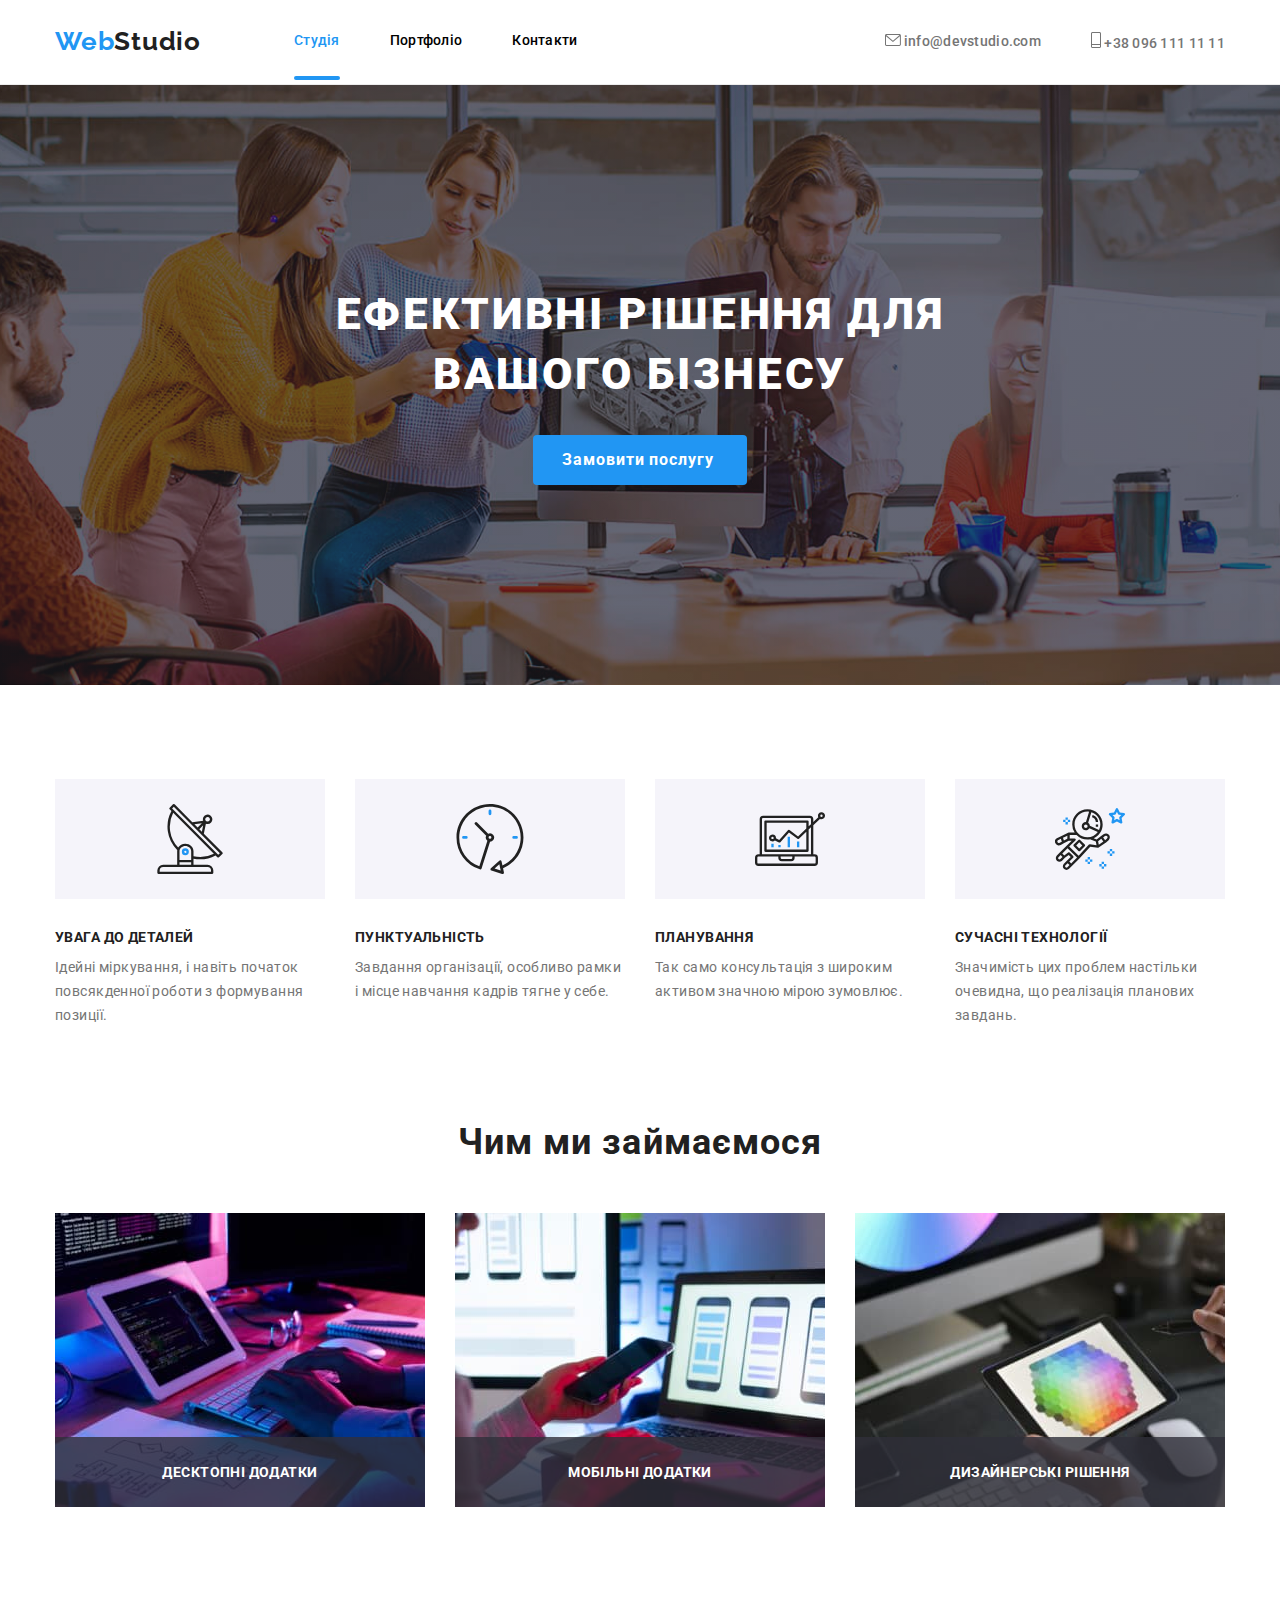
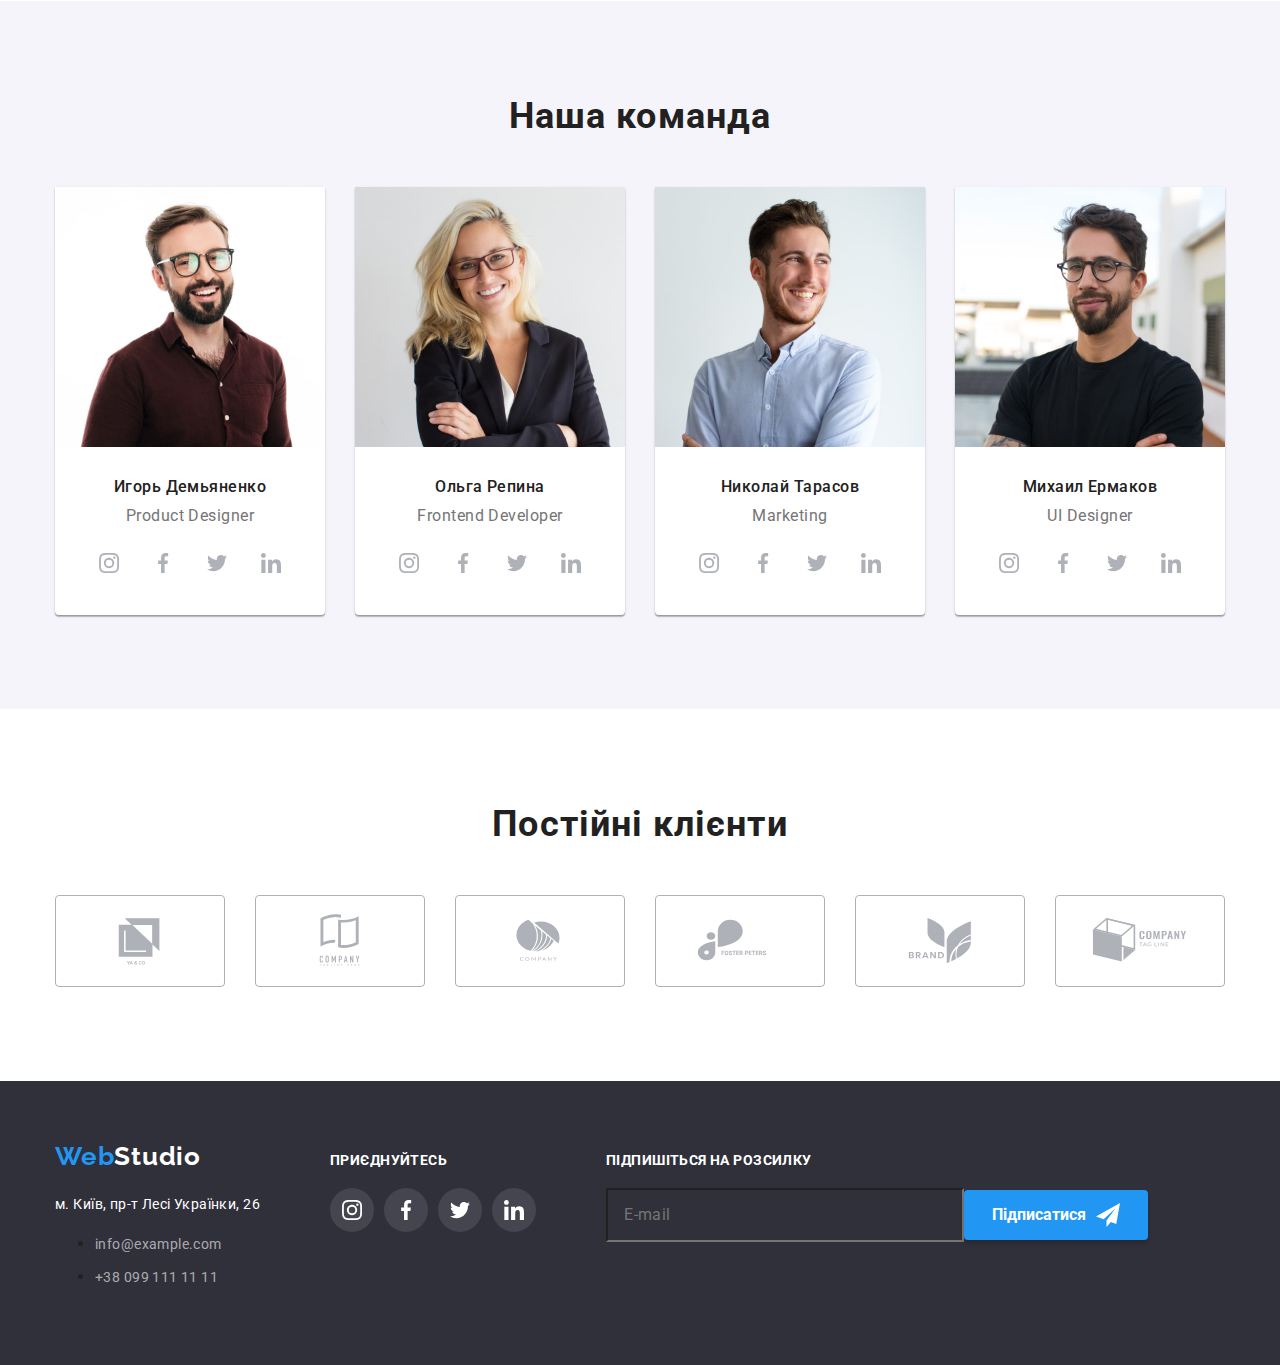
<file: index.html>
<!DOCTYPE html>
<html lang="uk">
  <head>
    <meta charset="UTF-8" />
    <meta http-equiv="X-UA-Compatible" content="IE=edge" />
    <meta name="viewport" content="width=device-width, initial-scale=1.0" />

    <!-- Normalize start -->
    <link
      rel="stylesheet"
      href="https://cdnjs.cloudflare.com/ajax/libs/modern-normalize/1.1.0/modern-normalize.min.css"
    />
    <!-- Normalize end -->

    <!-- Fonts start -->
    <link rel="preconnect" href="https://fonts.googleapis.com" />
    <link rel="preconnect" href="https://fonts.gstatic.com" crossorigin />
    <link
      href="https://fonts.googleapis.com/css2?family=Raleway:wght@700&family=Roboto:wght@400;500;700;900&display=swap"
      rel="stylesheet"
    />
    <!-- Fonts end -->

    <link rel="stylesheet" href="./css/main.min.css" />

    <title>WebStudio</title>
  </head>

  <body class="body" data-page="">
    <!-- heder -->

    <header class="heder">
      <div class="heder__container">
        <a href="index.html" class="heder__logo link">
          <span class="heder__logo-accent">Web</span><span class="heder__logo-dark">Studio</span>
        </a>
        <nav class="nav">
          <ul class="nav__list">
            <li class="nav__item">
              <a href="index.html" class="nav__link nav__link--current link">Студія</a>
            </li>
            <li class="nav__item">
              <a href="portfolio.html" class="nav__link link">Портфоліо</a>
            </li>
            <li class="nav__item">
              <a href="" class="nav__link link">Контакти</a>
            </li>
          </ul>
        </nav>
        <ul class="nav__list">
          <li class="nav__item">
            <a href="mailto:info@devstudio.com" class="nav__link-contact link">
              <svg class="nav__icon" width="16" height="12">
                <use href="./images/icons.svg#email"></use>
              </svg>
              info@devstudio.com
            </a>
          </li>
          <li class="nav__item">
            <a href="tel:+380961111111" class="nav__link-contact link">
              <svg class="nav__icon" width="10" height="16">
                <use href="./images/icons.svg#tel"></use>
              </svg>
              +38 096 111 11 11
            </a>
          </li>
        </ul>
      </div>
    </header>

    <main>
      <!-- hero -->

      <section class="hero">
        <div class="hero__container">
          <h1 class="hero__title">Ефективні рішення для вашого бізнесу</h1>
          <button class="hero__btn" type="button" data-modal-open>Замовити послугу</button>
        </div>
      </section>

      <!-- benefits -->

      <section class="benefist">
        <div class="benefist__container">
          <h2 hidden>Наши особенности</h2>
          <ul class="benefist__list card-set">
            <li class="benefist__item card-set__item">
              <div class="benefist__box">
                <svg class="benefist__icon" width="70" height="70">
                  <use href="./images/icons.svg#antenna"></use>
                </svg>
              </div>
              <h3 class="subtitle benefist__title">УВАГА ДО ДЕТАЛЕЙ</h3>
              <p class="benefist__desc">
                Ідейні міркування, і навіть початок повсякденної роботи з формування позиції.
              </p>
            </li>
            <li class="benefist__item card-set__item">
              <div class="benefist__box">
                <svg class="benefist__icon" width="70" height="70">
                  <use href="./images/icons.svg#clock"></use>
                </svg>
              </div>
              <h3 class="subtitle benefist__title">ПУНКТУАЛЬНІСТЬ</h3>
              <p class="benefist__desc">
                Завдання організації, особливо рамки і місце навчання кадрів тягне у себе.
              </p>
            </li>
            <li class="benefist__item card-set__item">
              <div class="benefist__box">
                <svg class="benefist__icon" width="70" height="70">
                  <use href="./images/icons.svg#diagram"></use>
                </svg>
              </div>
              <h3 class="subtitle benefist__title">ПЛАНУВАННЯ</h3>
              <p class="benefist__desc">
                Так само консультація з широким активом значною мірою зумовлює.
              </p>
            </li>
            <li class="benefist__item card-set__item">
              <div class="benefist__box">
                <svg class="benefist__icon" width="70" height="70">
                  <use href="./images/icons.svg#astronaut"></use>
                </svg>
              </div>
              <h3 class="subtitle benefist__title">СУЧАСНІ ТЕХНОЛОГІЇ</h3>
              <p class="benefist__desc">
                Значимість цих проблем настільки очевидна, що реалізація планових завдань.
              </p>
            </li>
          </ul>
        </div>
      </section>

      <!-- work's -->

      <section class="works">
        <div class="works__container">
          <h2 class="title works__title">Чим ми займаємося</h2>
          <ul class="works__list card-set">
            <li class="works__item card-set__item">
              <img
                src="./images/main/works/box1.jpg"
                alt="розробка десктопних додатків"
                width="370"
                height="294"
              />
              <div class="works__subtitle--box">
                <h3 class="works__subtitle">Десктопні додатки</h3>
              </div>
            </li>

            <li class="works__item card-set__item">
              <img
                src="./images/main/works/box2.jpg"
                alt="разработка мобільних додатків"
                width="370"
                height="294"
              />
              <div class="works__subtitle--box">
                <h3 class="works__subtitle">Мобільні додатки</h3>
              </div>
            </li>
            <li class="works__item card-set__item">
              <img
                src="./images/main/works/box3.jpg"
                alt="Дизайнерські рішення"
                width="370"
                height="294"
              />
              <div class="works__subtitle--box">
                <h3 class="works__subtitle">Дизайнерські рішення</h3>
              </div>
            </li>
          </ul>
        </div>
      </section>

      <!-- team -->

      <section class="team">
        <div class="team__container">
          <h2 class="title team__title">Наша команда</h2>
          <ul class="team__list card-set">
            <li class="team__item card-set__item">
              <img
                src="./images/main/team/employee1.jpg"
                alt="Игорь Демьяненко"
                width="270"
                height="260"
              />
              <div class="team__desc-box">
                <h3 class="subtitle team__images">Игорь Демьяненко</h3>
                <p lang="en" class="team__desc">Product Designer</p>
                <ul class="social">
                  <li class="social__item">
                    <a
                      class="social__link link"
                      href=""
                      target="_blank"
                      rel="nooperent noreferrer"
                      aria-label="instagram"
                    >
                      <svg class="social__icon" width="20" height="20">
                        <use href="./images/icons.svg#instagram"></use>
                      </svg>
                    </a>
                  </li>
                  <li class="social__item">
                    <a
                      class="social__link link"
                      href=""
                      target="_blank"
                      rel="nooperent noreferrer"
                      aria-label="facebook"
                    >
                      <svg class="social__icon" width="20" height="20">
                        <use href="./images/icons.svg#facebook"></use>
                      </svg>
                    </a>
                  </li>
                  <li class="social__item">
                    <a
                      class="social__link link"
                      href=""
                      target="_blank"
                      rel="nooperent noreferrer"
                      aria-label="twitter"
                    >
                      <svg class="social__icon" width="20" height="20">
                        <use href="./images/icons.svg#twitter"></use>
                      </svg>
                    </a>
                  </li>
                  <li class="social__item">
                    <a
                      class="social__link link"
                      href=""
                      target="_blank"
                      rel="nooperent noreferrer"
                      aria-label="Linkedin"
                    >
                      <svg class="social__icon" width="20" height="20">
                        <use href="./images/icons.svg#linkedin"></use>
                      </svg>
                    </a>
                  </li>
                </ul>
              </div>
            </li>
            <li class="team__item card-set__item">
              <img
                src="./images/main/team/employee2.jpg"
                alt="Ольга Репина"
                width="270"
                height="260"
              />
              <div class="team__desc-box">
                <h3 class="subtitle team__images">Ольга Репина</h3>
                <p lang="en" class="team__desc">Frontend Developer</p>
                <ul class="social">
                  <li class="social__item">
                    <a
                      class="social__link link"
                      href=""
                      target="_blank"
                      rel="nooperent noreferrer"
                      aria-label="instagram"
                    >
                      <svg class="social__icon" width="20" height="20">
                        <use href="./images/icons.svg#instagram"></use>
                      </svg>
                    </a>
                  </li>
                  <li class="social__item">
                    <a
                      class="social__link link"
                      href=""
                      target="_blank"
                      rel="nooperent noreferrer"
                      aria-label="facebook"
                    >
                      <svg class="social__icon" width="20" height="20">
                        <use href="./images/icons.svg#facebook"></use>
                      </svg>
                    </a>
                  </li>
                  <li class="social__item">
                    <a
                      class="social__link link"
                      href=""
                      target="_blank"
                      rel="nooperent noreferrer"
                      aria-label="twitter"
                    >
                      <svg class="social__icon" width="20" height="20">
                        <use href="./images/icons.svg#twitter"></use>
                      </svg>
                    </a>
                  </li>
                  <li class="social__item">
                    <a
                      class="social__link link"
                      href=""
                      target="_blank"
                      rel="nooperent noreferrer"
                      aria-label="Linkedin"
                    >
                      <svg class="social__icon" width="20" height="20">
                        <use href="./images/icons.svg#linkedin"></use>
                      </svg>
                    </a>
                  </li>
                </ul>
              </div>
            </li>
            <li class="team__item card-set__item">
              <img
                src="./images/main/team/employee3.jpg"
                alt="Николай Тарасов"
                width="270"
                height="260"
              />
              <div class="team__desc-box">
                <h3 class="subtitle team__images">Николай Тарасов</h3>
                <p lang="en" class="team__desc">Marketing</p>
                <ul class="social">
                  <li class="social__item">
                    <a
                      class="social__link link"
                      href=""
                      target="_blank"
                      rel="nooperent noreferrer"
                      aria-label="instagram"
                    >
                      <svg class="social__icon" width="20" height="20">
                        <use href="./images/icons.svg#instagram"></use>
                      </svg>
                    </a>
                  </li>
                  <li class="social__item">
                    <a
                      class="social__link link"
                      href=""
                      target="_blank"
                      rel="nooperent noreferrer"
                      aria-label="facebook"
                    >
                      <svg class="social__icon" width="20" height="20">
                        <use href="./images/icons.svg#facebook"></use>
                      </svg>
                    </a>
                  </li>
                  <li class="social__item">
                    <a
                      class="social__link link"
                      href=""
                      target="_blank"
                      rel="nooperent noreferrer"
                      aria-label="twitter"
                    >
                      <svg class="social__icon" width="20" height="20">
                        <use href="./images/icons.svg#twitter"></use>
                      </svg>
                    </a>
                  </li>
                  <li class="social__item">
                    <a
                      class="social__link link"
                      href=""
                      target="_blank"
                      rel="nooperent noreferrer"
                      aria-label="Linkedin"
                    >
                      <svg class="social__icon" width="20" height="20">
                        <use href="./images/icons.svg#linkedin"></use>
                      </svg>
                    </a>
                  </li>
                </ul>
              </div>
            </li>
            <li class="team__item card-set__item">
              <img
                src="./images/main/team/employee4.jpg"
                alt="Михаил Ермаков"
                width="270"
                height="260"
              />
              <div class="team__desc-box">
                <h3 class="subtitle team__images">Михаил Ермаков</h3>
                <p lang="en" class="team__desc">UI Designer</p>
                <ul class="social">
                  <li class="social__item">
                    <a
                      class="social__link link"
                      href=""
                      target="_blank"
                      rel="nooperent noreferrer"
                      aria-label="instagram"
                    >
                      <svg class="social__icon" width="20" height="20">
                        <use href="./images/icons.svg#instagram"></use>
                      </svg>
                    </a>
                  </li>
                  <li class="social__item">
                    <a
                      class="social__link link"
                      href=""
                      target="_blank"
                      rel="nooperent noreferrer"
                      aria-label="facebook"
                    >
                      <svg class="social__icon" width="20" height="20">
                        <use href="./images/icons.svg#facebook"></use>
                      </svg>
                    </a>
                  </li>
                  <li class="social__item">
                    <a
                      class="social__link link"
                      href=""
                      target="_blank"
                      rel="nooperent noreferrer"
                      aria-label="twitter"
                    >
                      <svg class="social__icon" width="20" height="20">
                        <use href="./images/icons.svg#twitter"></use>
                      </svg>
                    </a>
                  </li>
                  <li class="social__item">
                    <a
                      class="social__link link"
                      href=""
                      target="_blank"
                      rel="nooperent noreferrer"
                      aria-label="Linkedin"
                    >
                      <svg class="social__icon" width="20" height="20">
                        <use href="./images/icons.svg#linkedin"></use>
                      </svg>
                    </a>
                  </li>
                </ul>
              </div>
            </li>
          </ul>
        </div>
      </section>

      <!-- Clients -->

      <section class="client">
        <div class="client__container">
          <h2 class="title">Постійні клієнти</h2>
          <ul class="clients__list card-set">
            <li class="client__item card-set__item">
              <a href="" class="client__link">
                <svg class="client__icon" width="106" height="60">
                  <use href="./images/icons.svg#logo-1"></use>
                </svg>
              </a>
            </li>
            <li class="client__item card-set__item">
              <a href="" class="client__link">
                <svg class="client__icon" width="106" height="60">
                  <use href="./images/icons.svg#logo-2"></use>
                </svg>
              </a>
            </li>
            <li class="client__item">
              <a href="" class="client__link">
                <svg class="client__icon" width="106" height="60">
                  <use href="./images/icons.svg#logo-3"></use>
                </svg>
              </a>
            </li>
            <li class="client__item card-set__item">
              <a href="" class="client__link">
                <svg class="client__icon" width="106" height="60">
                  <use href="./images/icons.svg#logo-4"></use>
                </svg>
              </a>
            </li>
            <li class="client__item card-set__item">
              <a href="" class="client__link">
                <svg class="client__icon" width="106" height="60">
                  <use href="./images/icons.svg#logo-5"></use>
                </svg>
              </a>
            </li>
            <li class="client__item card-set__item">
              <a href="" class="client__link">
                <svg class="client__icon" width="106" height="60">
                  <use href="./images/icons.svg#logo-6"></use>
                </svg>
              </a>
            </li>
          </ul>
        </div>
      </section>
    </main>

    <!-- footer -->

    <footer class="footer">
      <div class="footer__container">
        <div class="footer__box">
          <a href="index.html" class="footer__logo link">
            <span class="footer__logo--accent">Web</span
            ><span class="footer__logo--light">Studio</span>
          </a>
          <address class="address">
            <p class="address__desc">м. Київ, пр-т Лесі Українки, 26</p>
            <ul class="address__list">
              <li class="address__item">
                <a href="mailto:info@example.com" class="address__link link">info@example.com</a>
              </li>
              <li class="address__item">
                <a href="tel:+380991111111" class="address__link link">+38 099 111 11 11</a>
              </li>
            </ul>
          </address>
        </div>
        <div class="footer-social">
          <h2 class="footer-social__title">приєднуйтесь</h2>
          <ul class="footer-social__list">
            <li class="footer-social__item">
              <a
                class="footer-social__link social__link link"
                href=""
                target="_blank"
                rel="nooperent noreferrer"
                aria-label="instagram"
              >
                <svg class="footer-social__icon" width="20" height="20">
                  <use href="./images/icons.svg#instagram"></use>
                </svg>
              </a>
            </li>
            <li class="footer-social__item">
              <a
                class="footer-social__link social__link link"
                href=""
                target="_blank"
                rel="nooperent noreferrer"
                aria-label="facebook"
              >
                <svg class="footer-social__icon" width="20" height="20">
                  <use href="./images/icons.svg#facebook"></use>
                </svg>
              </a>
            </li>
            <li class="footer-social__item">
              <a
                class="footer-social__link social__link link"
                href=""
                target="_blank"
                rel="nooperent noreferrer"
                aria-label="twitter"
              >
                <svg class="footer-social__icon" width="20" height="20">
                  <use href="./images/icons.svg#twitter"></use>
                </svg>
              </a>
            </li>
            <li class="footer-social__item">
              <a
                class="footer-social__link social__link link"
                href=""
                target="_blank"
                rel="nooperent noreferrer"
                aria-label="Linkedin"
              >
                <svg class="footer-social__icon" width="20" height="20">
                  <use href="./images/icons.svg#linkedin"></use>
                </svg>
              </a>
            </li>
          </ul>
        </div>
        <div class="register">
          <h2 class="register__list">Підпишіться на розсилку</h2>
          <form action="" class="register__form">
            <label class="register__label">
              <input class="register__input" name="email" type="email" placeholder="E-mail" />
            </label>
            <button class="register__btn" type="submit">
              Підписатися
              <svg class="register__btn-icon" width="24" height="24">
                <use href="./images/icons.svg#icon-send"></use>
              </svg>
            </button>
          </form>
        </div>
      </div>
    </footer>

    <!-- Modal window -->

    <div class="backdrop is-hidden" data-modal>
      <div class="modal">
        <button class="modal-btn-close" data-modal-close>
          <svg class="modal-btn__icon" width="18" height="18">
            <use href="./images/icons.svg#icon-close"></use>
          </svg>
        </button>
        <form class="modal__form" name="modal-form">
          <strong class="modal__title">Залиште свої дані, ми вам передзвонимо</strong>

          <div class="modal__group" role="group">
            <label class="modal__wrap">
              <span class="modal__label">Ім'я</span>

              <input class="modal__input" name="name" type="text" />
              <svg class="modal__icon" width="18" height="18">
                <use href="./images/icons.svg#modal-person"></use>
              </svg>
            </label>

            <label class="modal__wrap">
              <span class="modal__label">Телефон</span>

              <input class="modal__input" name="phone" type="tel" />
              <svg class="modal__icon" width="18" height="18">
                <use href="./images/icons.svg#modal-phone"></use>
              </svg>
            </label>

            <label class="modal__wrap">
              <span class="modal__label">Пошта</span>
              <input class="modal__input" name="email" type="email" />
              <svg class="modal__icon" width="18" height="18">
                <use href="./images/icons.svg#modal-email "></use>
              </svg>
            </label>

            <label class="modal__wrap">
              <span class="modal__label">Коментар</span>
              <textarea
                class="modal__massege"
                name="feedback"
                rows="5"
                placeholder="Введіть текст"
              ></textarea>
            </label>

            <label class="modal__agreement">
              <input class="modal-checkbox visualy-hidden" type="checkbox" name="agreement" />
              <svg class="modal-checkbox__icon" width="16" height="15">
                <use
                  class="modal-checkbox__icon--uncheck"
                  href="./images/icons.svg#modal-checkbox-border"
                ></use>
                <use
                  class="modal-checkbox__icon--check"
                  href="./images/icons.svg#modal-checkbox-check"
                ></use>
              </svg>

              <span class="modal__agreement-text">
                Погоджуюся з розсилкою та приймаю
                <a class="modal__agreement-link" href="">Умови договору</a>
              </span>
            </label>

            <button class="modal__btn" type="submit">Відправити</button>
          </div>
        </form>
      </div>
    </div>

    <script src="./JS/modal.js"></script>
  </body>
</html>
</file>
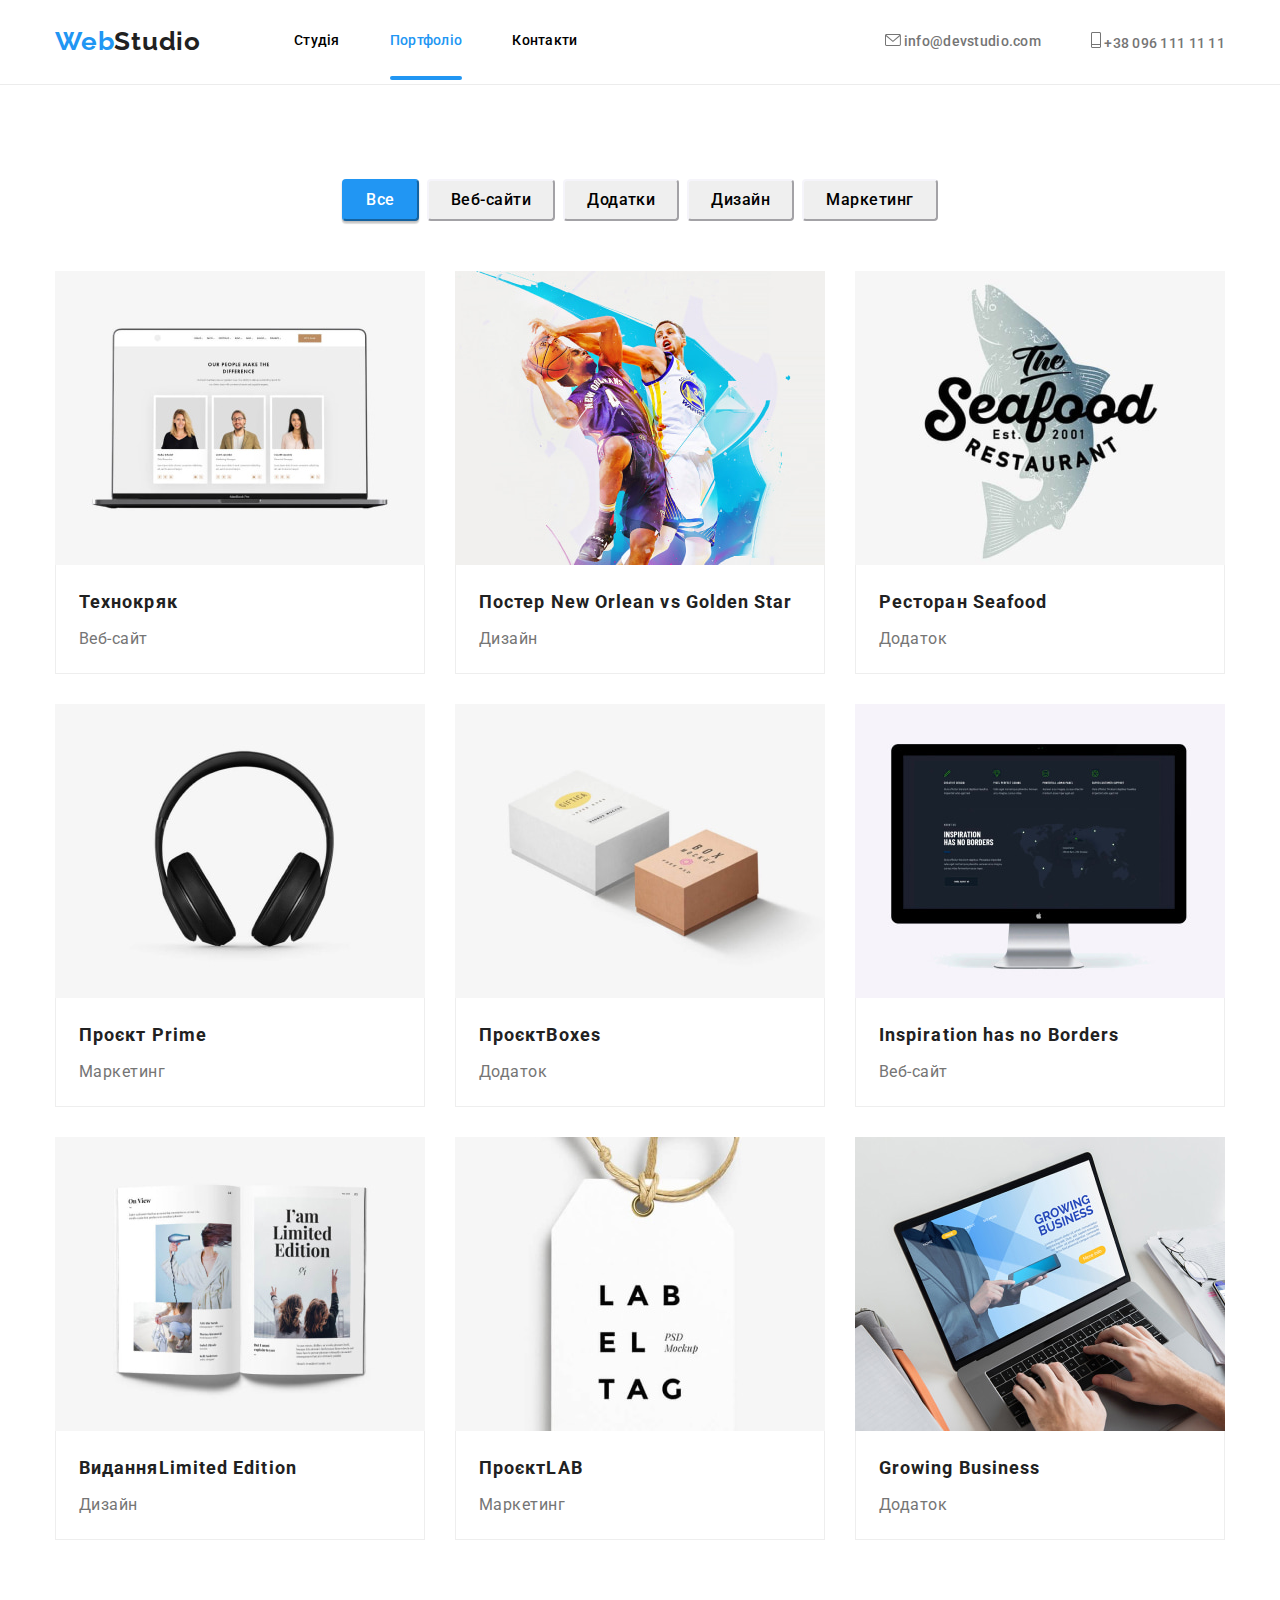
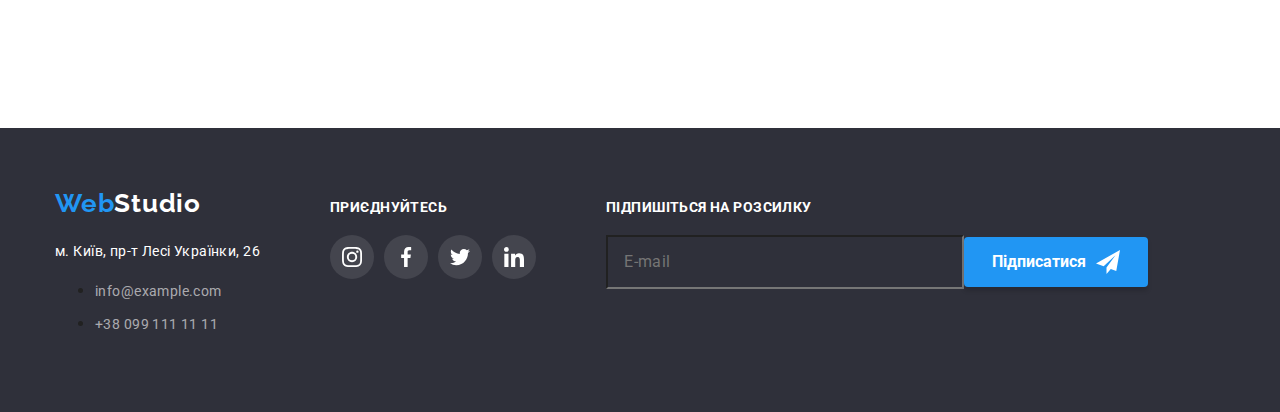
<file: portfolio.html>
<!DOCTYPE html>
<html lang="uk">
  <head>
    <meta charset="UTF-8" />
    <meta http-equiv="X-UA-Compatible" content="IE=edge" />
    <meta name="viewport" content="width=device-width, initial-scale=1.0" />

    <!-- Normalize start -->
    <link
      rel="stylesheet"
      href="https://cdnjs.cloudflare.com/ajax/libs/modern-normalize/1.1.0/modern-normalize.min.css"
    />
    <!-- Normalize end -->

    <!-- Fonts start -->
    <link rel="preconnect" href="https://fonts.googleapis.com" />
    <link rel="preconnect" href="https://fonts.gstatic.com" crossorigin />
    <link
      href="https://fonts.googleapis.com/css2?family=Raleway:wght@700&family=Roboto:wght@400;500;700;900&display=swap"
      rel="stylesheet"
    />
    <!-- Fonts end -->

    <link rel="stylesheet" href="./css/main.min.css" />

    <title>WebStudio</title>
  </head>

  <body class="body">
    <!-- heder -->

    <header class="heder">
      <div class="heder__container">
        <a href="index.html" class="heder__logo link">
          <span class="heder__logo-accent">Web</span><span class="heder__logo-dark">Studio</span>
        </a>
        <nav class="nav">
          <ul class="nav__list">
            <li class="nav__item">
              <a href="index.html" class="nav__link link">Студія</a>
            </li>
            <li class="nav__item">
              <a href="portfolio.html" class="nav__link nav__link--current link">Портфоліо</a>
            </li>
            <li class="nav__item">
              <a href="" class="nav__link link">Контакти</a>
            </li>
          </ul>
        </nav>
        <ul class="nav__list">
          <li class="nav__item">
            <a href="mailto:info@devstudio.com" class="nav__link-contact link">
              <svg class="nav__icon" width="16" height="12">
                <use href="./images/icons.svg#email"></use>
              </svg>
              info@devstudio.com
            </a>
          </li>
          <li class="nav__item">
            <a href="tel:+380961111111" class="nav__link-contact link">
              <svg class="nav__icon" width="10" height="16">
                <use href="./images/icons.svg#tel"></use>
              </svg>
              +38 096 111 11 11
            </a>
          </li>
        </ul>
      </div>
    </header>
    <main>
      <!-- portfolio-filter -->

      <section class="portfolio">
        <div class="portfolio__container">
          <h1 hidden>Вибір рабіт</h1>
          <ul class="portfolio__filret">
            <li class="portfolio__item">
              <button type="button" class="portfolio__btn portfolio__bnt--current">Все</button>
            </li>
            <li class="portfolio__item">
              <button type="button" class="portfolio__btn">Веб-сайти</button>
            </li>
            <li class="portfolio__item">
              <button type="button" class="portfolio__btn">Додатки</button>
            </li>
            <li class="portfolio__item">
              <button type="button" class="portfolio__btn">Дизайн</button>
            </li>
            <li class="portfolio__item">
              <button type="button" class="portfolio__btn">Маркетинг</button>
            </li>
          </ul>

          <!-- portfolio -->

          <h2 hidden>Портфоліо</h2>
          <ul class="portfolio-list card-set">
            <li class="portfolio-list__item card-set__item">
              <a href="" class="portfolio-list__link link">
                <div class="portfolio__desc">
                  <img
                    src="./images/portfolio/project1.jpg"
                    alt="фотографии работников"
                    width="370"
                    height="294"
                  />
                  <div class="overlay">
                    <p class="overlay__text">
                      Ресурс пропонує комплексні пропозиції з різним рівнем функціоналу та сервісів.
                      Все це дозволить відвідувачу отримати вичерпні відомості про компанію чи
                      приватну особу.
                    </p>
                  </div>
                </div>
                <div class="portfolio-list__box">
                  <h3 class="subtitle portfolio-list__title">Технокряк</h3>
                  <p class="portfolio-list__desc">Веб-сайт</p>
                </div>
              </a>
            </li>
            <li class="portfolio-list__item card-set__item">
              <a href="" class="portfolio-list__link link">
                <img
                  src="./images/portfolio/project2.jpg"
                  alt=",баскетбольний постер"
                  width="370"
                  height="294"
                />
                <div class="portfolio-list__box">
                  <h3 class="subtitle portfolio-list__title">
                    Постер <span lang="en">New Orlean vs Golden Star</span>
                  </h3>
                  <p class="portfolio-list__desc">Дизайн</p>
                </div>
              </a>
            </li>
            <li class="portfolio-list__item card-set__item">
              <a href="" class="portfolio-list__link link">
                <img
                  src="./images/portfolio/project3.jpg"
                  alt="логотип рыбного ресторана"
                  width="370"
                  height="294"
                />
                <div class="portfolio-list__box">
                  <h3 class="subtitle portfolio-list__title">
                    Ресторан <span lang="en">Seafood</span>
                  </h3>
                  <p class="portfolio-list__desc">Додаток</p>
                </div>
              </a>
            </li>
            <li class="portfolio-list__item card-set__item">
              <a href="" class="portfolio-list__link link">
                <img
                  src="./images/portfolio/project4.jpg"
                  alt="наушники"
                  width="370"
                  height="294"
                />
                <div class="portfolio-list__box">
                  <h3 class="subtitle portfolio-list__title">
                    Проєкт <span lang="en">Prime</span>
                  </h3>
                  <p class="portfolio-list__desc">Маркетинг</p>
                </div>
              </a>
            </li>
            <li class="portfolio-list__item card-set__item">
              <a href="" class="portfolio-list__link link">
                <img
                  src="./images/portfolio/project5.jpg"
                  alt="две коробки"
                  width="370"
                  height="294"
                />
                <div class="portfolio-list__box">
                  <h3 class="subtitle portfolio-list__title">Проєкт<span lang="en">Boxes</span></h3>
                  <p class="portfolio-list__desc">Додаток</p>
                </div>
              </a>
            </li>
            <li class="portfolio-list__item card-set__item">
              <a href="" class="portfolio-list__link link">
                <img
                  src="./images/portfolio/project6.jpg"
                  alt="монитор с изображением гаввной страници Веб-сайта"
                  width="370"
                  height="294"
                />
                <div class="portfolio-list__box">
                  <h3 class="subtitle portfolio-list__title" lang="en">
                    Inspiration has no Borders
                  </h3>
                  <p class="portfolio-list__desc">Веб-сайт</p>
                </div>
              </a>
            </li>
            <li class="portfolio-list__item card-set__item">
              <a href="" class="portfolio-list__link link">
                <img
                  src="./images/portfolio/project7.jpg"
                  alt="раскрытая книга с фотографиями"
                  width="370"
                  height="294"
                />
                <div class="portfolio-list__box">
                  <h3 class="subtitle portfolio-list__title">
                    Видання<span lang="en">Limited Edition</span>
                  </h3>
                  <p class="portfolio-list__desc">Дизайн</p>
                </div>
              </a>
            </li>
            <li class="portfolio-list__item card-set__item">
              <a href="" class="portfolio-list__link link">
                <img
                  src="./images/portfolio/project8.jpg"
                  alt=",бирка с текстом"
                  width="370"
                  height="294"
                />
                <div class="portfolio-list__box">
                  <h3 class="subtitle portfolio-list__title">Проєкт<span lang="en">LAB</span></h3>
                  <p class="portfolio-list__desc">Маркетинг</p>
                </div>
              </a>
            </li>
            <li class="portfolio-list__item card-set__item">
              <a href="" class="portfolio-list__link link">
                <img
                  src="./images/portfolio/project9.jpg"
                  alt="руки набирают текст на клавиатуре ноутбука"
                  width="370"
                  height="294"
                />
                <div class="portfolio-list__box">
                  <h3 class="subtitle portfolio-list__title" lang="en">Growing Business</h3>
                  <p class="portfolio-list__desc">Додаток</p>
                </div>
              </a>
            </li>
          </ul>
        </div>
      </section>
    </main>

    <!-- footer -->

    <footer class="footer">
      <div class="footer__container">
        <div class="footer__box">
          <a href="index.html" class="footer__logo link">
            <span class="footer__logo--accent">Web</span
            ><span class="footer__logo--light">Studio</span>
          </a>
          <address class="address">
            <p class="address__desc">м. Київ, пр-т Лесі Українки, 26</p>
            <ul class="address__list">
              <li class="address__item">
                <a href="mailto:info@example.com" class="address__link link">info@example.com</a>
              </li>
              <li class="address__item">
                <a href="tel:+380991111111" class="address__link link">+38 099 111 11 11</a>
              </li>
            </ul>
          </address>
        </div>
        <div class="footer-social">
          <h2 class="footer-social__title">приєднуйтесь</h2>
          <ul class="footer-social__list">
            <li class="footer-social__item">
              <a
                class="footer-social__link social__link link"
                href=""
                target="_blank"
                rel="nooperent noreferrer"
                aria-label="instagram"
              >
                <svg class="footer-social__icon" width="20" height="20">
                  <use href="./images/icons.svg#instagram"></use>
                </svg>
              </a>
            </li>
            <li class="footer-social__item">
              <a
                class="footer-social__link social__link link"
                href=""
                target="_blank"
                rel="nooperent noreferrer"
                aria-label="facebook"
              >
                <svg class="footer-social__icon" width="20" height="20">
                  <use href="./images/icons.svg#facebook"></use>
                </svg>
              </a>
            </li>
            <li class="footer-social__item">
              <a
                class="footer-social__link social__link link"
                href=""
                target="_blank"
                rel="nooperent noreferrer"
                aria-label="twitter"
              >
                <svg class="footer-social__icon" width="20" height="20">
                  <use href="./images/icons.svg#twitter"></use>
                </svg>
              </a>
            </li>
            <li class="footer-social__item">
              <a
                class="footer-social__link social__link link"
                href=""
                target="_blank"
                rel="nooperent noreferrer"
                aria-label="Linkedin"
              >
                <svg class="footer-social__icon" width="20" height="20">
                  <use href="./images/icons.svg#linkedin"></use>
                </svg>
              </a>
            </li>
          </ul>
        </div>
        <div class="register">
          <h2 class="register__list">Підпишіться на розсилку</h2>
          <form action="" class="register__form">
            <label class="register__label">
              <input class="register__input" name="email" type="email" placeholder="E-mail" />
            </label>
            <button class="register__btn" type="submit">
              Підписатися
              <svg class="register__btn-icon" width="24" height="24">
                <use href="./images/icons.svg#icon-send"></use>
              </svg>
            </button>
          </form>
        </div>
      </div>
    </footer>
  </body>
</html>
</file>
<file: css/main.min.css>
:root{--primery-text-color: #212121;--text-color: #757575;--accent-color: #2196f3;--white-color: #ffffff;--social-link-color: #afb1b8;--backgraund1: #2f303a;--background3: #f5f4fa;--main-font: Roboto;--secondary-font: Raleway;--animation: 250ms cubic-bezier(0.4, 0, 0.2, 1);--indent: 30px;--items: 3}.visualy-hidden{position:absolute;white-space:nowrap;width:1px;height:1px;overflow:hidden;border:0;padding:0;clip:rect(0 0 0 0);-webkit-clip-path:inset(50%);clip-path:inset(50%);margin:-1px}.footer__container,.portfolio__container,.client__container,.team__container,.benefist__container,.works__container,.hero__container,.heder__container{width:1200px;padding:0 15px;margin-left:auto;margin-right:auto}.footer-social .footer-social__list,.portfolio-list,.portfolio__filret,.clients__list,.team__list,.benefist__list,.works__list,.nav__list,.social{list-style:none;padding:0;margin:0}.body{color:var(--primery-text-color);font-family:var(--main-font),sans-serif}.no-scroll{overflow:hidden}h1,h2,h3,h4,h5,h6,p{margin:0px}img{display:block}.list{list-style:none;padding:0;margin:0}.link{font-style:normal;text-decoration:none}.title{font-weight:700;font-size:36px;line-height:1.1666666667;text-align:center;letter-spacing:.03em;margin-bottom:50px}.subtitle{margin-bottom:10px}.backdrop{position:fixed;top:0;left:0;width:100%;height:100%;background-color:rgba(0,0,0,.2);display:-webkit-box;display:-ms-flexbox;display:flex;-webkit-box-align:center;-ms-flex-align:center;align-items:center;-webkit-box-pack:center;-ms-flex-pack:center;justify-content:center;z-index:100;-webkit-transition:opacity var(--animation),visibility var(--animation);transition:opacity var(--animation),visibility var(--animation)}.backdrop.is-hidden{opacity:0;visibility:hidden;pointer-events:none}.modal{position:absolute;top:50%;left:50%;-webkit-transform:translate(-50%, -50%) scale(1) rotate(0);transform:translate(-50%, -50%) scale(1) rotate(0);min-width:528px;background-color:var(--white-color);border-radius:4px;-webkit-filter:drop-shadow(0px 4px 4px rgba(0, 0, 0, 0.25));filter:drop-shadow(0px 4px 4px rgba(0, 0, 0, 0.25));opacity:1;-webkit-transition:opacity var(--animation),-webkit-transform var(--animation);transition:opacity var(--animation),-webkit-transform var(--animation);transition:transform var(--animation),opacity var(--animation);transition:transform var(--animation),opacity var(--animation),-webkit-transform var(--animation)}.backdrop.is-hidden .modal{opacity:0;-webkit-transform:translate(-50%, -50%) scale(0.4) rotate(90deg);transform:translate(-50%, -50%) scale(0.4) rotate(90deg)}.modal-btn-close{position:absolute;top:8px;right:8px;display:-webkit-box;display:-ms-flexbox;display:flex;-webkit-box-align:center;-ms-flex-align:center;align-items:center;-webkit-box-pack:center;-ms-flex-pack:center;justify-content:center;width:30px;height:30px;border:1px solid rgba(0,0,0,.1);border-radius:50%;padding:0;background-color:rgba(0,0,0,0);cursor:pointer}.modal__form{padding:40px;text-align:center}.modal__title{display:block;font-size:20px;line-height:1.15;text-align:center;letter-spacing:.03em;margin-bottom:12px}.modal__wrap{position:relative;display:block;margin-bottom:10px}.modal__label{display:block;text-align:left;margin-bottom:4px;color:var(--text-color)}.modal__input{width:100%;padding:11px 12px;padding-left:42px;border:1px solid rgba(33,33,33,.2);border-radius:4px}.modal__input{cursor:pointer;outline:none;-webkit-transition:border var(--animation),fill var(--animation);transition:border var(--animation),fill var(--animation)}.modal__input:hover,.modal__input:focus{border:1px solid var(--accent-color)}.modal__massege{width:100%;border:1px solid rgba(33,33,33,.2);border-radius:4px;padding:12px 16px;outline:none;resize:none;cursor:pointer}.modal__massege:hover,.modal__massege:focus{border:1px solid var(--accent-color)}.modal__icon{position:absolute;bottom:12px;left:12px}.modal__input:hover+.modal__icon,.modal__input:focus+.modal__icon{fill:var(--accent-color)}.modal__agreement{display:-webkit-box;display:-ms-flexbox;display:flex;position:relative;-webkit-box-align:center;-ms-flex-align:center;align-items:center;-webkit-box-pack:center;-ms-flex-pack:center;justify-content:center;gap:7px;margin-bottom:30px}.modal-checkbox__icon{position:absolute;bottom:5px;left:7px;-webkit-transition:background-color var(--animation);transition:background-color var(--animation)}.modal-checkbox__icon--check{opacity:0;-webkit-transition:opacity var(--animation),fill var(--animation);transition:opacity var(--animation),fill var(--animation)}.modal-checkbox:checked+.modal-checkbox__icon{background-color:var(--accent-color)}.modal-checkbox:checked+.modal-checkbox__icon .modal-checkbox__icon--check{opacity:1;fill:var(--white-color)}.modal-checkbox:checked+.modal-checkbox__icon .modal-checkbox__icon--uncheck{fill:var(--accent-color)}.modal__agreement-text{font-size:14px;line-height:1.7142857143;letter-spacing:.03em;color:var(--text-color);text-underline-position:under;-webkit-user-select:none;-moz-user-select:none;-ms-user-select:none;user-select:none}.modal__agreement-link{font-size:14px;line-height:1.7142857143;letter-spacing:.03em;color:var(--accent-color)}.modal__btn{display:-webkit-inline-box;display:-ms-inline-flexbox;display:inline-flex;-webkit-box-align:center;-ms-flex-align:center;align-items:center;text-align:center;font-size:16px;line-height:1.875;letter-spacing:.06em;color:var(--white-color);background-color:var(--accent-color);padding:10px 52px;border:none;border-radius:4px;-webkit-box-shadow:0px 1px 3px rgba(0,0,0,.12),0px 1px 1px rgba(0,0,0,.14),0px 2px 1px rgba(0,0,0,.2);box-shadow:0px 1px 3px rgba(0,0,0,.12),0px 1px 1px rgba(0,0,0,.14),0px 2px 1px rgba(0,0,0,.2);-webkit-user-select:none;-moz-user-select:none;-ms-user-select:none;user-select:none;cursor:pointer}.social{display:-webkit-box;display:-ms-flexbox;display:flex;-webkit-box-align:center;-ms-flex-align:center;align-items:center;-webkit-box-pack:center;-ms-flex-pack:center;justify-content:center;gap:10px;margin-top:16px}.social__link{display:-webkit-box;display:-ms-flexbox;display:flex;-webkit-box-align:center;-ms-flex-align:center;align-items:center;-webkit-box-pack:center;-ms-flex-pack:center;justify-content:center;width:44px;height:44px;border-radius:50%;-webkit-transition:background-color var(--animation);transition:background-color var(--animation)}.social__link:hover,.social__link:focus{background-color:var(--accent-color)}.social__icon{fill:var(--social-link-color);-webkit-transition:fill var(--animation);transition:fill var(--animation)}.social__link:hover .social__icon,.social__link:focus .social__icon{fill:var(--white-color)}.register__list{font-weight:700;font-size:14px;line-height:1.1428571429;letter-spacing:.03em;text-transform:uppercase;color:var(--white-color);margin-bottom:20px}.register__form{display:-webkit-box;display:-ms-flexbox;display:flex;-webkit-box-align:center;-ms-flex-align:center;align-items:center}.footer__label{display:inline-block;margin-right:12px;border:1px solid rgba(255,255,255,.3);-webkit-filter:drop-shadow(0px 4px 4px rgba(0, 0, 0, 0.15));filter:drop-shadow(0px 4px 4px rgba(0, 0, 0, 0.15));border-radius:4px}.register__input{min-width:358px;padding:15px 16px;font-size:16px;line-height:1.25;letter-spacing:.03em;color:rgba(255,255,255,.6);background-color:var(--backgraund1)}.register__btn{display:-webkit-inline-box;display:-ms-inline-flexbox;display:inline-flex;-webkit-box-align:center;-ms-flex-align:center;align-items:center;text-align:center;gap:10px;padding:10px 28px;font-weight:700;font-size:16px;line-height:1.875;color:var(--white-color);background-color:var(--accent-color);-webkit-box-shadow:0px 4px 4px rgba(0,0,0,.15);box-shadow:0px 4px 4px rgba(0,0,0,.15);border:none;border-radius:4px;cursor:pointer}.register__btn-icon{fill:var(--white-color)}.heder{border-bottom:1px solid #ececec}.heder__container{display:-webkit-box;display:-ms-flexbox;display:flex;-webkit-box-align:center;-ms-flex-align:center;align-items:center}.heder__logo{margin-right:93px;padding-top:24px;padding-bottom:25px}.heder__logo-accent{font-family:var(--secondary-font);font-weight:700;font-size:26px;line-height:1.1923076923;letter-spacing:.03em;color:var(--accent-color)}.heder__logo-dark{font-family:var(--secondary-font);font-weight:700;font-size:26px;line-height:1.1923076923;letter-spacing:.03em;color:var(--primery-text-color)}.nav{margin-right:auto}.nav__list{display:-webkit-box;display:-ms-flexbox;display:flex;gap:50px}.nav__link{display:block;font-weight:500;font-size:14px;line-height:1.1428571429;letter-spacing:.02em;color:initial;padding-top:32px;padding-bottom:32px;-webkit-transition:color var(--animation);transition:color var(--animation)}.nav__link:hover,.nav__link:focus{color:var(--accent-color)}.nav__link--current{position:relative;color:var(--accent-color)}.nav__link--current::after{content:"";position:relative;bottom:-28px;left:0;display:block;width:100%;height:4px;background:var(--accent-color);border-radius:2px}.nav__link-contact{color:var(--text-color);text-decoration:none;font-weight:500;font-size:14px;line-height:1.1428571429;letter-spacing:.02em;padding-top:32px;padding-bottom:32px;-webkit-transition:color var(--animation);transition:color var(--animation)}.nav__link-contact:hover,.nav__link-contact:focus{color:var(--accent-color)}.nav__icon{fill:currentColor}.hero{padding-top:94px;padding-bottom:94px;max-width:1600px;margin-left:auto;margin-right:auto;background-color:var(--backgraund1);background-image:-webkit-gradient(linear, left top, right top, from(rgba(47, 48, 58, 0.4)), to(rgba(47, 48, 58, 0.4))),url(../images/main/hero/hero-bg.png);background-image:linear-gradient(90deg, rgba(47, 48, 58, 0.4), rgba(47, 48, 58, 0.4)),url(../images/main/hero/hero-bg.png);background-repeat:no-repeat;background-position:center;background-size:cover;padding-top:200px;padding-bottom:200px}.hero__title{font-weight:900;color:var(--white-color);font-size:44px;line-height:1.36;text-align:center;letter-spacing:.06em;text-transform:uppercase;margin-bottom:30px;width:696px;margin-left:auto;margin-right:auto}.hero__btn{display:block;font-family:var(--main-font);font-weight:700;font-size:16px;line-height:1.875;letter-spacing:.06em;background-color:var(--accent-color);color:var(--white-color);cursor:pointer;border-radius:4px;border:none;min-width:200px;min-height:50px;max-width:250px;padding:9px 33px 9px 29px;margin:0 auto}.works{padding-top:94px;padding-bottom:94px;max-width:1600px;margin-left:auto;margin-right:auto}.works__list{display:-webkit-box;display:-ms-flexbox;display:flex;gap:30px}.works__item{position:relative}.works__subtitle--box{width:100%;padding-top:27px;padding-bottom:27px;background-color:rgba(47,48,58,.8);position:absolute;top:224px}.works__subtitle{color:var(--white-color);font-weight:700;font-size:14px;line-height:1.1428571429;text-align:center;letter-spacing:.03em;text-transform:uppercase}.benefist{padding-top:94px;padding-bottom:94px;max-width:1600px;margin-left:auto;margin-right:auto;padding-bottom:0}.benefist__list{display:-webkit-box;display:-ms-flexbox;display:flex;gap:30px}.benefist__item{width:270px}.benefist__box{height:120px;background-color:var(--background3);display:-webkit-box;display:-ms-flexbox;display:flex;-webkit-box-align:center;-ms-flex-align:center;align-items:center;-webkit-box-pack:center;-ms-flex-pack:center;justify-content:center;margin-bottom:30px}.benefist__title{font-weight:700;font-size:14px;line-height:1.1428571429;letter-spacing:.03em;text-transform:uppercase}.benefist__desc{font-weight:400;font-size:14px;line-height:1.7142857143;letter-spacing:.03em;color:var(--text-color)}.team{background-color:var(--background3);padding-top:94px;padding-bottom:94px;max-width:1600px;margin-left:auto;margin-right:auto}.team__list{display:-webkit-box;display:-ms-flexbox;display:flex;gap:30px}.team__item{background-color:var(--white-color);-webkit-box-shadow:0px 1px 3px rgba(0,0,0,.12),0px 1px 1px rgba(0,0,0,.14),0px 2px 1px rgba(0,0,0,.2);box-shadow:0px 1px 3px rgba(0,0,0,.12),0px 1px 1px rgba(0,0,0,.14),0px 2px 1px rgba(0,0,0,.2);border-radius:0px 0px 4px 4px}.team__desc-box{padding-top:30px;padding-bottom:30px}.team__images{font-weight:500;font-size:16px;line-height:1.1875;text-align:center;letter-spacing:.03em}.team__desc{line-height:1.1875;text-align:center;letter-spacing:.03em;color:var(--text-color)}.client{padding-top:94px;padding-bottom:94px;max-width:1600px;margin-left:auto;margin-right:auto}.clients__list{display:-webkit-box;display:-ms-flexbox;display:flex;-webkit-box-align:center;-ms-flex-align:center;align-items:center;-webkit-box-pack:center;-ms-flex-pack:center;justify-content:center;gap:30px;margin-top:50px}.client__link{width:170px;height:92px;border:1px solid var(--social-link-color);border-radius:4px;display:-webkit-box;display:-ms-flexbox;display:flex;-webkit-box-align:center;-ms-flex-align:center;align-items:center;-webkit-box-pack:center;-ms-flex-pack:center;justify-content:center;-webkit-transition:border var(--animation);transition:border var(--animation)}.client__link:hover,.client__link:focus{border:1px solid var(--accent-color)}.client__icon{fill:var(--social-link-color);-webkit-transition:fill var(--animation);transition:fill var(--animation)}.client__icon:hover,.client__icon:focus{fill:var(--accent-color)}.portfolio{padding-top:94px;padding-bottom:94px;max-width:1600px;margin-left:auto;margin-right:auto}.portfolio__filret{display:-webkit-box;display:-ms-flexbox;display:flex;gap:8px;margin-left:auto;margin-right:auto;-webkit-box-pack:center;-ms-flex-pack:center;justify-content:center;margin-bottom:50px}.portfolio__btn{font-family:inherit;font-weight:500;font-size:16px;line-height:1.625;text-align:center;letter-spacing:.03em;cursor:pointer;border-radius:4px;padding:6px 22px;border-color:var(--background3);-webkit-transition:color var(--animation),background-color var(--animation),border-color var(--animation),-webkit-box-shadow var(--animation);transition:color var(--animation),background-color var(--animation),border-color var(--animation),-webkit-box-shadow var(--animation);transition:color var(--animation),background-color var(--animation),border-color var(--animation),box-shadow var(--animation);transition:color var(--animation),background-color var(--animation),border-color var(--animation),box-shadow var(--animation),-webkit-box-shadow var(--animation)}.portfolio__btn:hover,.portfolio__btn:focus{color:var(--white-color);background-color:var(--accent-color);border-color:var(--accent-color);-webkit-box-shadow:0px 3px 1px rgba(0,0,0,.1),0px 1px 2px rgba(0,0,0,.08),0px 2px 2px rgba(0,0,0,.12);box-shadow:0px 3px 1px rgba(0,0,0,.1),0px 1px 2px rgba(0,0,0,.08),0px 2px 2px rgba(0,0,0,.12)}.portfolio__bnt--current{color:var(--white-color);background-color:var(--accent-color);border-color:var(--accent-color);-webkit-box-shadow:0px 3px 1px rgba(0,0,0,.1),0px 1px 2px rgba(0,0,0,.08),0px 2px 2px rgba(0,0,0,.12);box-shadow:0px 3px 1px rgba(0,0,0,.1),0px 1px 2px rgba(0,0,0,.08),0px 2px 2px rgba(0,0,0,.12)}.portfolio-list{display:-webkit-box;display:-ms-flexbox;display:flex;-ms-flex-wrap:wrap;flex-wrap:wrap;gap:30px;margin-bottom:94px}.portfolio-list__link{display:block;-webkit-transition:-webkit-box-shadow var(--animation);transition:-webkit-box-shadow var(--animation);transition:box-shadow var(--animation);transition:box-shadow var(--animation), -webkit-box-shadow var(--animation)}.portfolio-list__link:hover,.portfolio-list__link:focus{-webkit-box-shadow:0px 3px 1px rgba(0,0,0,.1),0px 1px 2px rgba(0,0,0,.08),0px 2px 2px rgba(0,0,0,.12);box-shadow:0px 3px 1px rgba(0,0,0,.1),0px 1px 2px rgba(0,0,0,.08),0px 2px 2px rgba(0,0,0,.12)}.portfolio__desc{position:relative;overflow:hidden}.overlay{background-color:rgba(33,150,243,.9);position:absolute;top:0;left:0;display:-webkit-box;display:-ms-flexbox;display:flex;-webkit-box-align:center;-ms-flex-align:center;align-items:center;-webkit-box-pack:center;-ms-flex-pack:center;justify-content:center;width:100%;height:100%;padding:63px 24px;-webkit-transform:translateY(100%);transform:translateY(100%);-webkit-transition:-webkit-transform var(--animation);transition:-webkit-transform var(--animation);transition:transform var(--animation);transition:transform var(--animation), -webkit-transform var(--animation)}.portfolio-list__link:hover .overlay,.portfolio-list__link:focus .overlay{-webkit-transform:translateY(0%);transform:translateY(0%)}.overlay__text{color:var(--white-color);font-weight:400;font-size:18px;line-height:1.5555555556;text-align:center;letter-spacing:.03em;text-shadow:0px 4px 4px rgba(0,0,0,.25);-webkit-user-select:none;-moz-user-select:none;-ms-user-select:none;user-select:none}.portfolio-list__box{padding:19px 23px;border-left:1px solid #eee;border-bottom:1px solid #eee;border-right:1px solid #eee}.portfolio-list__title{font-weight:700;font-size:18px;line-height:36px;letter-spacing:.06em;margin-bottom:4px;color:var(--primery-text-color)}.portfolio-list__desc{line-height:1.875;letter-spacing:.03em;color:var(--text-color)}.footer{background-color:var(--backgraund1);padding-top:60px;padding-bottom:60px}.footer__container{display:-webkit-box;display:-ms-flexbox;display:flex;-webkit-box-align:baseline;-ms-flex-align:baseline;align-items:baseline;gap:70px}.footer__logo{display:block;margin-bottom:20px}.footer__logo--accent{font-family:var(--secondary-font);font-weight:700;font-size:26px;line-height:1.1923076923;letter-spacing:.03em;color:var(--accent-color)}.footer__logo--light{font-family:var(--secondary-font);font-weight:700;font-size:26px;line-height:1.1923076923;letter-spacing:.03em;color:var(--white-color)}.address__desc{font-style:normal;font-size:14px;line-height:1.7142857143;letter-spacing:.03em;color:var(--white-color);margin-bottom:9px}.address__item:nth-last-child(2){margin-bottom:9px}.address__link{font-size:14px;line-height:1.7142857143;letter-spacing:.03em;color:rgba(255,255,255,.6);-webkit-transition:color var(--animation);transition:color var(--animation)}.address__link:hover,.address__link:focus{color:rgba(33,150,243,.6)}.footer-social .footer-social__list{display:-webkit-box;display:-ms-flexbox;display:flex;-webkit-box-align:center;-ms-flex-align:center;align-items:center;-webkit-box-pack:center;-ms-flex-pack:center;justify-content:center;gap:10px;margin-top:20px}.footer-social__title{font-weight:700;font-size:14px;line-height:1.1428571429;letter-spacing:.03em;text-transform:uppercase;color:var(--white-color)}.footer-social__link{background-color:rgba(255,255,255,.1);fill:var(--white-color)}/*# sourceMappingURL=main.min.css.map */
</file>
